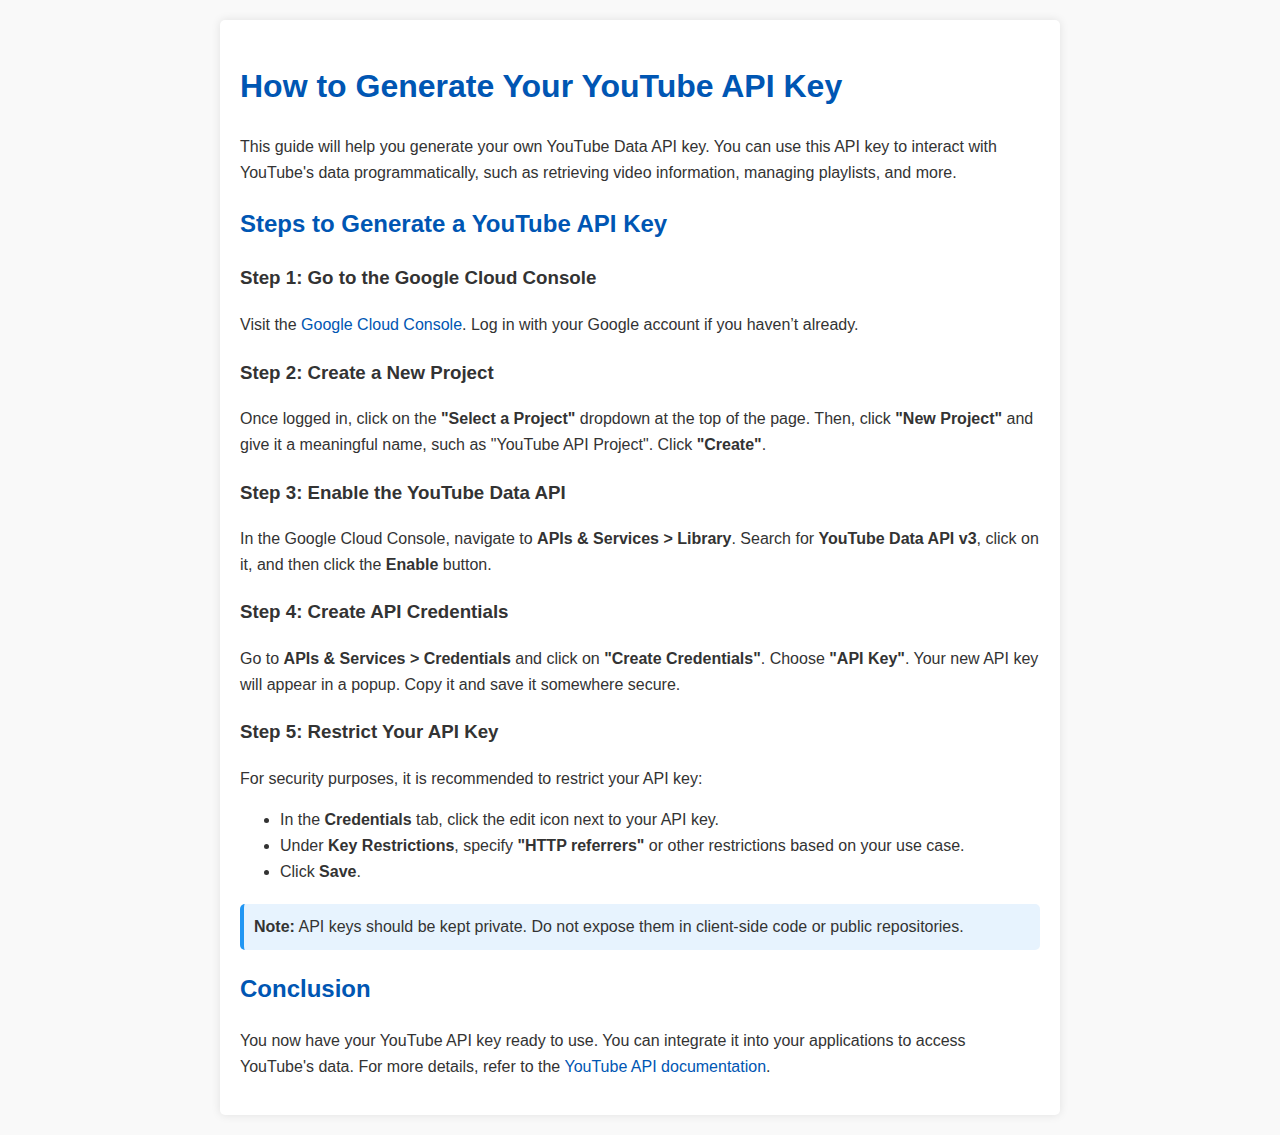
<file: help.html>
<!DOCTYPE html>
<html lang="en">
<head>
    <meta charset="UTF-8">
    <meta name="viewport" content="width=device-width, initial-scale=1.0">
    <title>How to Generate a YouTube API Key</title>
    <style>
        body {
            font-family: Arial, sans-serif;
            margin: 0;
            padding: 0;
            line-height: 1.6;
            background-color: #f9f9f9;
            color: #333;
        }
        .container {
            max-width: 800px;
            margin: 20px auto;
            padding: 20px;
            background: #fff;
            border-radius: 5px;
            box-shadow: 0 0 10px rgba(0, 0, 0, 0.1);
        }
        h1, h2 {
            color: #0056b3;
        }
        a {
            color: #0056b3;
            text-decoration: none;
        }
        a:hover {
            text-decoration: underline;
        }
        .step {
            margin-bottom: 20px;
        }
        .note {
            background: #e7f3fe;
            padding: 10px;
            border-left: 4px solid #2196F3;
            margin: 10px 0;
            border-radius: 5px;
        }
    </style>
</head>
<body>
    <div class="container">
        <h1>How to Generate Your YouTube API Key</h1>
        <p>This guide will help you generate your own YouTube Data API key. You can use this API key to interact with YouTube's data programmatically, such as retrieving video information, managing playlists, and more.</p>

        <h2>Steps to Generate a YouTube API Key</h2>

        <div class="step">
            <h3>Step 1: Go to the Google Cloud Console</h3>
            <p>Visit the <a href="https://console.cloud.google.com/" target="_blank">Google Cloud Console</a>. Log in with your Google account if you haven’t already.</p>
        </div>

        <div class="step">
            <h3>Step 2: Create a New Project</h3>
            <p>Once logged in, click on the <strong>"Select a Project"</strong> dropdown at the top of the page. Then, click <strong>"New Project"</strong> and give it a meaningful name, such as "YouTube API Project". Click <strong>"Create"</strong>.</p>
        </div>

        <div class="step">
            <h3>Step 3: Enable the YouTube Data API</h3>
            <p>In the Google Cloud Console, navigate to <strong>APIs & Services > Library</strong>. Search for <strong>YouTube Data API v3</strong>, click on it, and then click the <strong>Enable</strong> button.</p>
        </div>

        <div class="step">
            <h3>Step 4: Create API Credentials</h3>
            <p>Go to <strong>APIs & Services > Credentials</strong> and click on <strong>"Create Credentials"</strong>. Choose <strong>"API Key"</strong>. Your new API key will appear in a popup. Copy it and save it somewhere secure.</p>
        </div>

        <div class="step">
            <h3>Step 5: Restrict Your API Key</h3>
            <p>For security purposes, it is recommended to restrict your API key:</p>
            <ul>
                <li>In the <strong>Credentials</strong> tab, click the edit icon next to your API key.</li>
                <li>Under <strong>Key Restrictions</strong>, specify <strong>"HTTP referrers"</strong> or other restrictions based on your use case.</li>
                <li>Click <strong>Save</strong>.</li>
            </ul>
        </div>

        <div class="note">
            <strong>Note:</strong> API keys should be kept private. Do not expose them in client-side code or public repositories.
        </div>

        <h2>Conclusion</h2>
        <p>You now have your YouTube API key ready to use. You can integrate it into your applications to access YouTube's data. For more details, refer to the <a href="https://developers.google.com/youtube/registering_an_application" target="_blank">YouTube API documentation</a>.</p>
    </div>
</body>
</html>
</file>
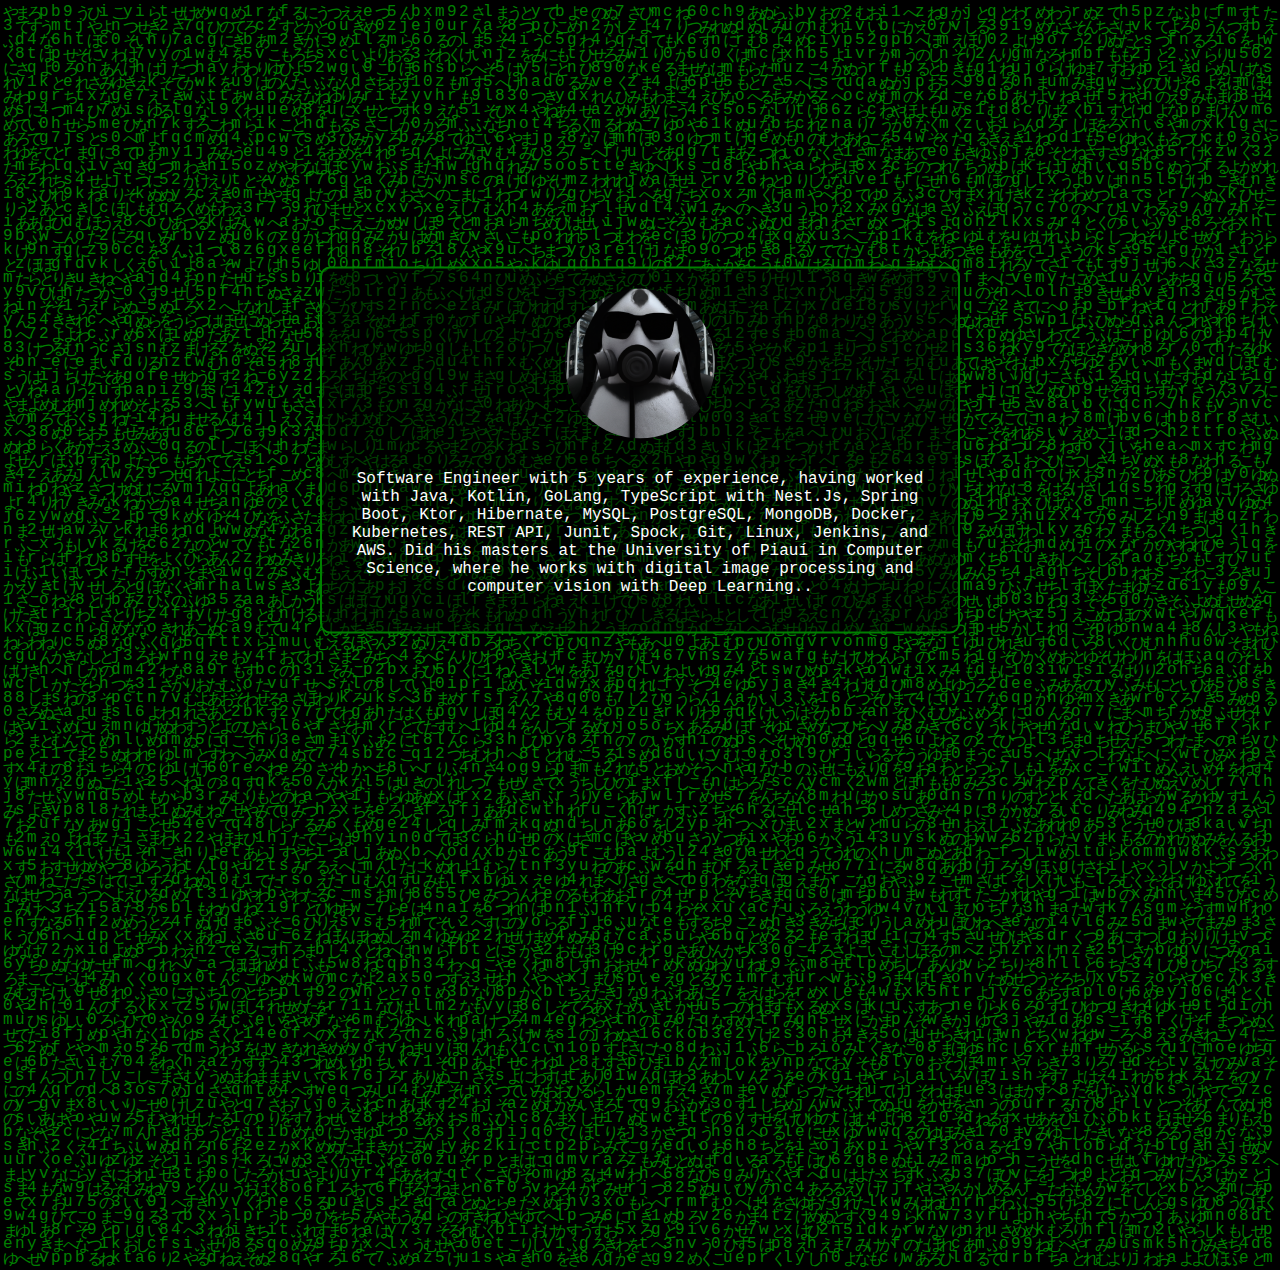
<file: index1.html>
<!DOCTYPE html>
<html lang="en">
<head>
    <meta charset="UTF-8">
    <meta name="viewport" content="width=device-width, initial-scale=1.0">
    <title>Matrix Effect</title>
    <style>
        body {
            background-color: black;
            color: green;
            font-family: 'Courier New', Courier, monospace;
            overflow: hidden;
            margin: 0;
        }

        .matrix {
            position: absolute;
            top: 0;
            left: 0;
            width: 100%;
            height: 100%;
            pointer-events: none;
            z-index: -1;
        }

        .matrix td {
            display: block;
            float: left;
            width: 10px;
            height: 10px;
        }

        .about-me {
            position: absolute;
            top: 50%;
            left: 50%;
            transform: translate(-50%, -50%);
            text-align: center;
            z-index: 1;
            padding: 20px;
            border: 2px solid green;
            border-radius: 10px;
            background-color: rgba(0, 0, 0, 0.5);
        }

        .profile-pic {
            width: 150px;
            height: 150px;
            border-radius: 50%;
            margin-bottom: 10px;
        }

        .profile-description {
            color: white;
        }
    </style>
</head>
<body>
    <table class="matrix" id="matrix"></table>

    <div class="about-me">
        <img src="profile_picture.png" alt="Profile Picture" class="profile-pic">
        <p class="profile-description">Software Engineer with 5 years of experience, having worked with Java, Kotlin, GoLang, TypeScript with Nest.Js, Spring Boot, Ktor, Hibernate, MySQL, PostgreSQL, MongoDB, Docker, Kubernetes, REST API, Junit, Spock, Git, Linux, Jenkins, and AWS. Did his masters at the University of Piauí in Computer Science, where he works with digital image processing and computer vision with Deep Learning..</p>
    </div>

    <script>
        // Create Matrix Effect
        const matrix = document.getElementById('matrix');
        const characters = 'abcdefghijklmnopqrstuvwxyz0123456789'; // English characters
        const japaneseCharacters = 'あいうえおかきくけこさしすせそたちつてとなにぬねのはひふへほまみむめもやゆよらりるれろわをん'; // Japanese characters
        const allCharacters = characters + japaneseCharacters; // Combine English and Japanese characters
        const speed = 90; // Adjust speed of characters falling

        function generateMatrix() {
            const matrixColumns = Math.floor(window.innerWidth / 12);
            const matrixRows = Math.floor(window.innerHeight / 10);

            for (let i = 0; i < matrixRows; i++) {
                const row = document.createElement('tr');
                for (let j = 0; j < matrixColumns; j++) {
                    const cell = document.createElement('td');
                    cell.textContent = allCharacters[Math.floor(Math.random() * allCharacters.length)];
                    row.appendChild(cell);
                }
                matrix.appendChild(row);
            }
        }

        function updateMatrix() {
            const matrixCells = document.querySelectorAll('.matrix td');
            matrixCells.forEach(cell => {
                cell.textContent = allCharacters[Math.floor(Math.random() * allCharacters.length)];
            });
        }

        setInterval(updateMatrix, speed);

        window.addEventListener('resize', () => {
            matrix.innerHTML = ''; // Clear matrix
            generateMatrix();
        });

        generateMatrix();
    </script>
</body>
</html>
</file>
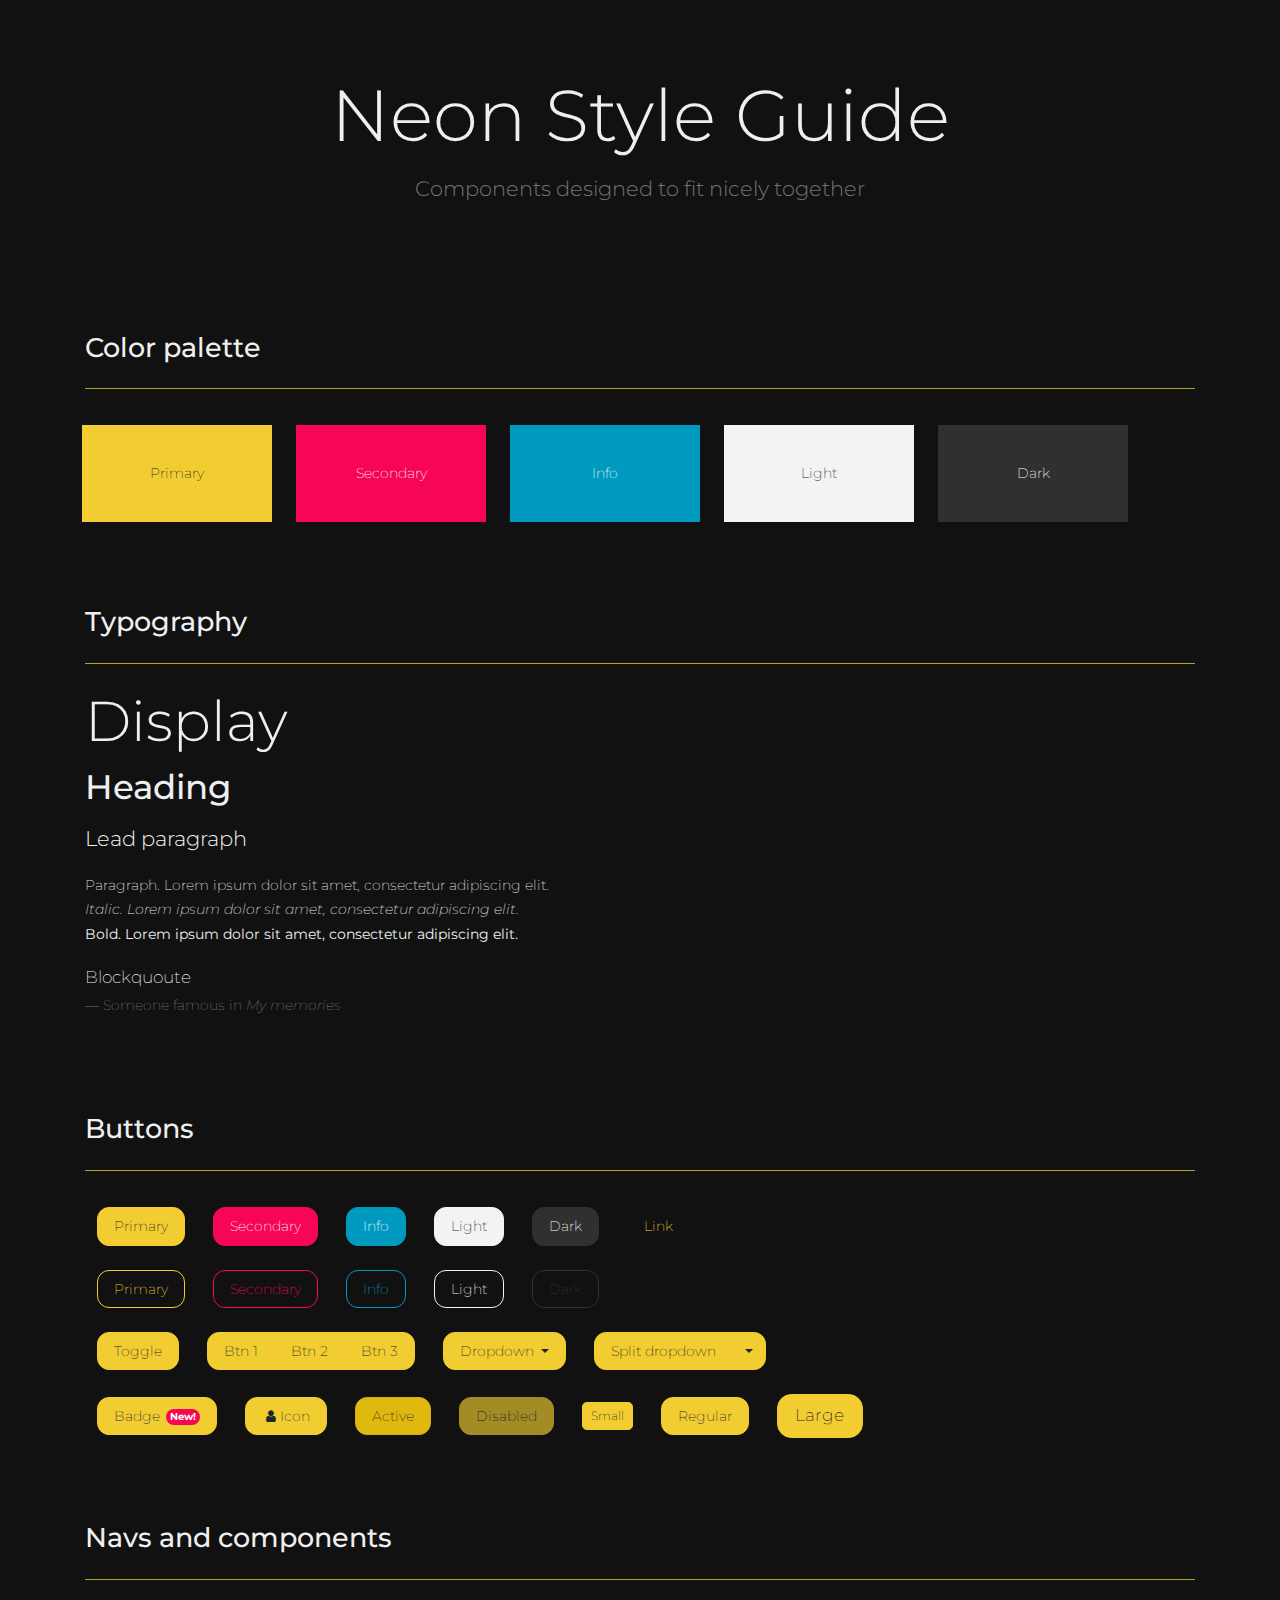
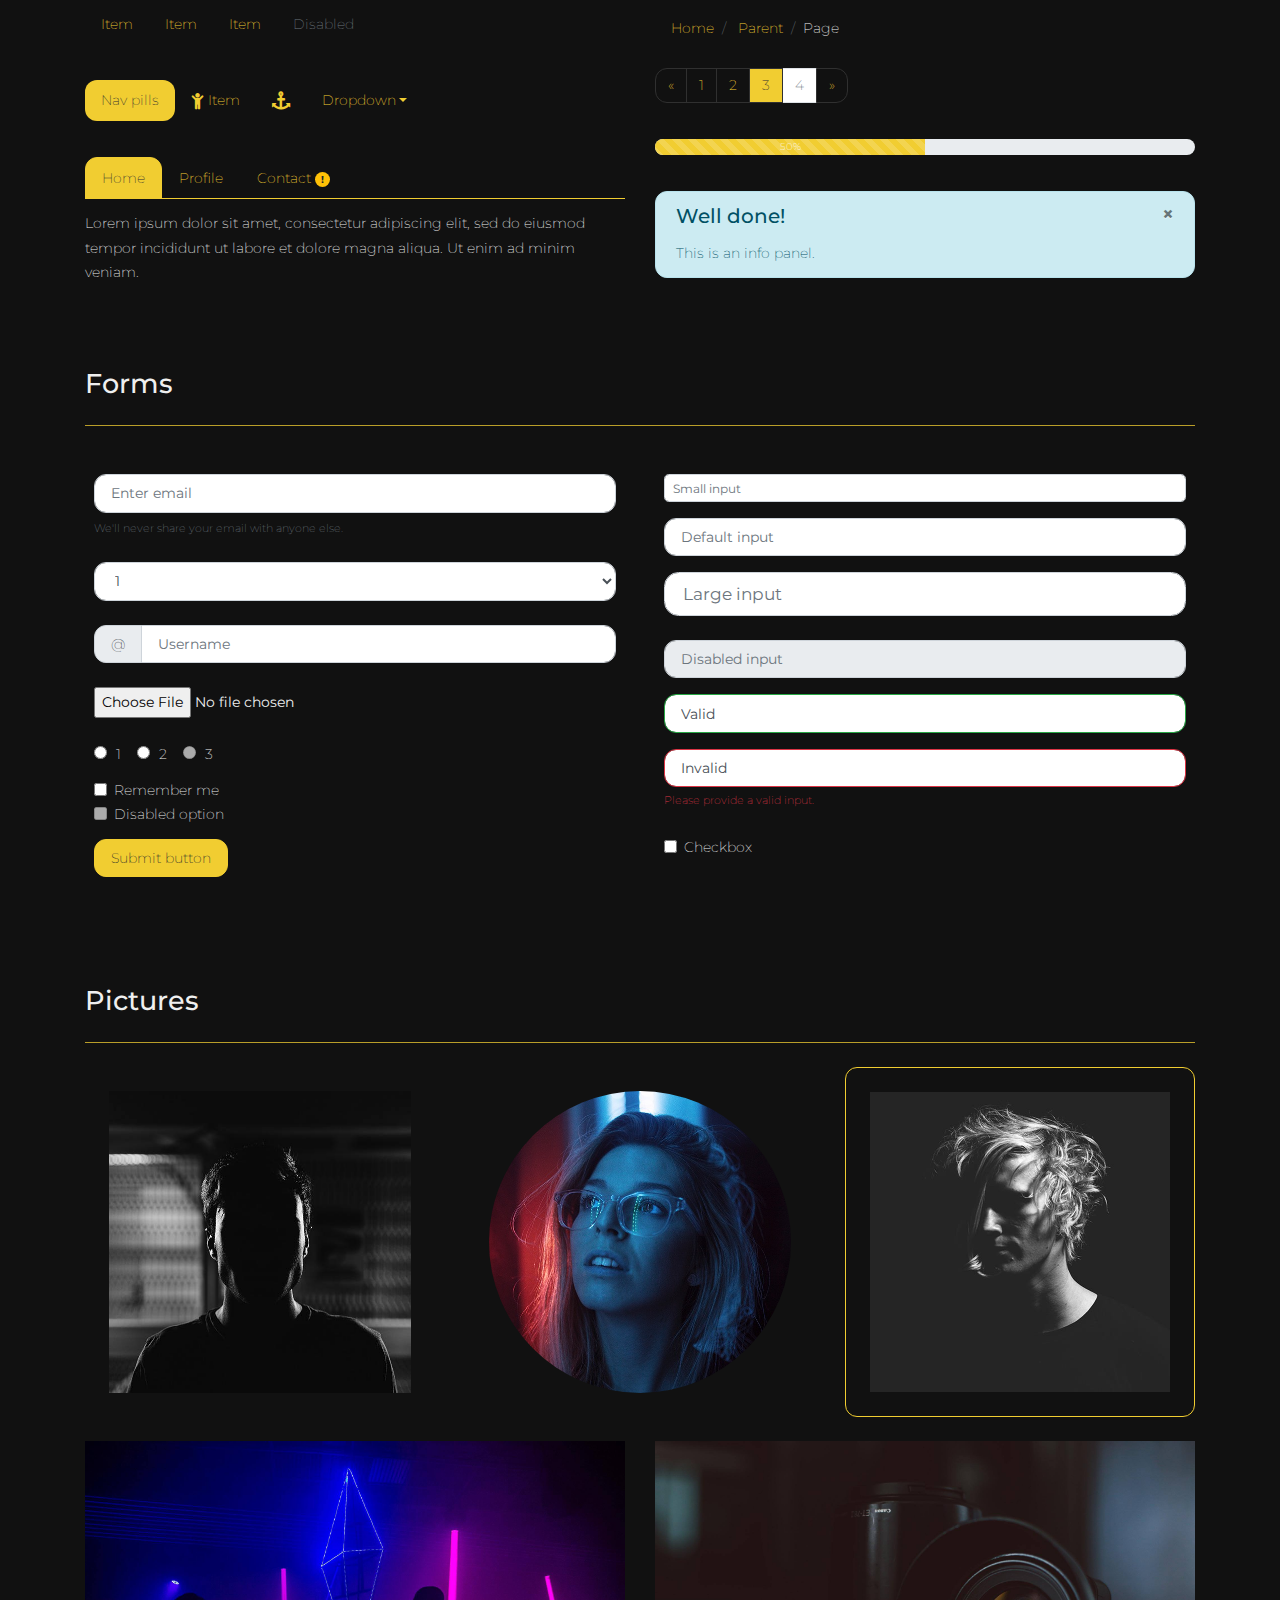
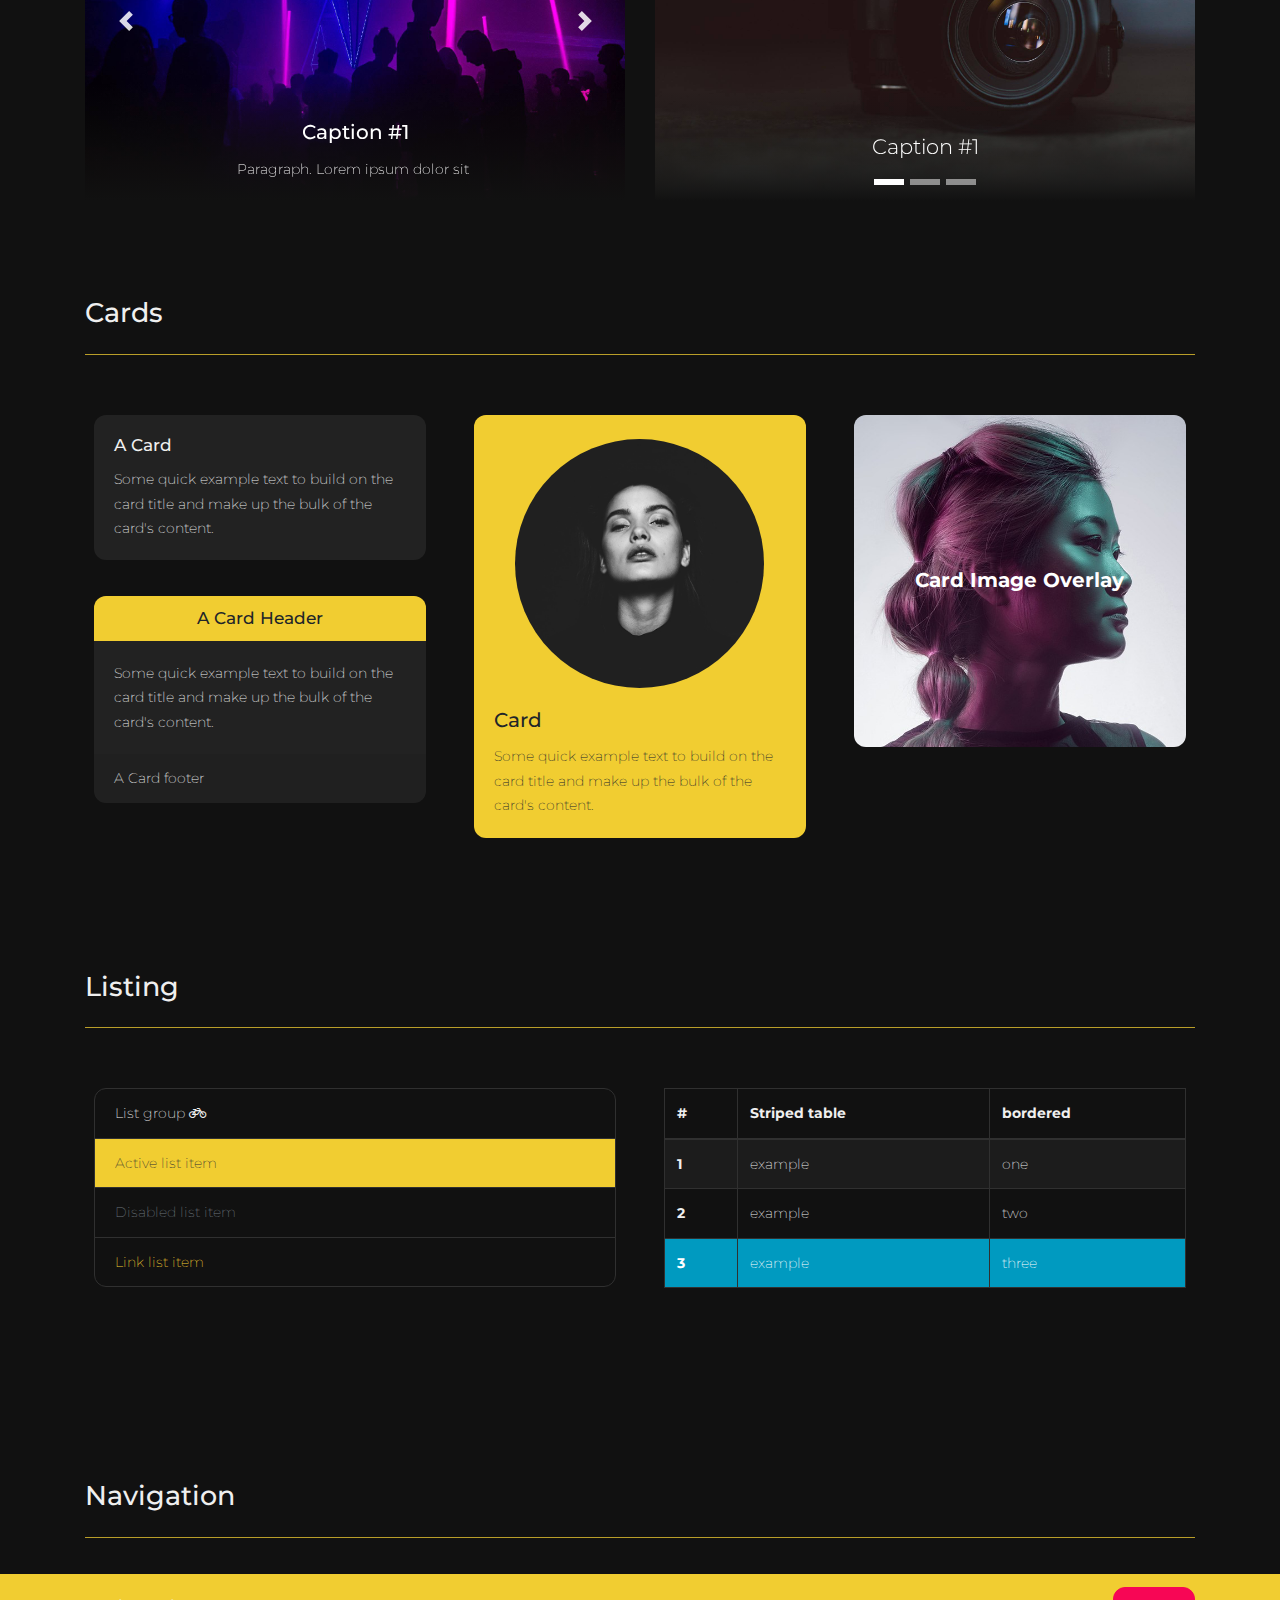
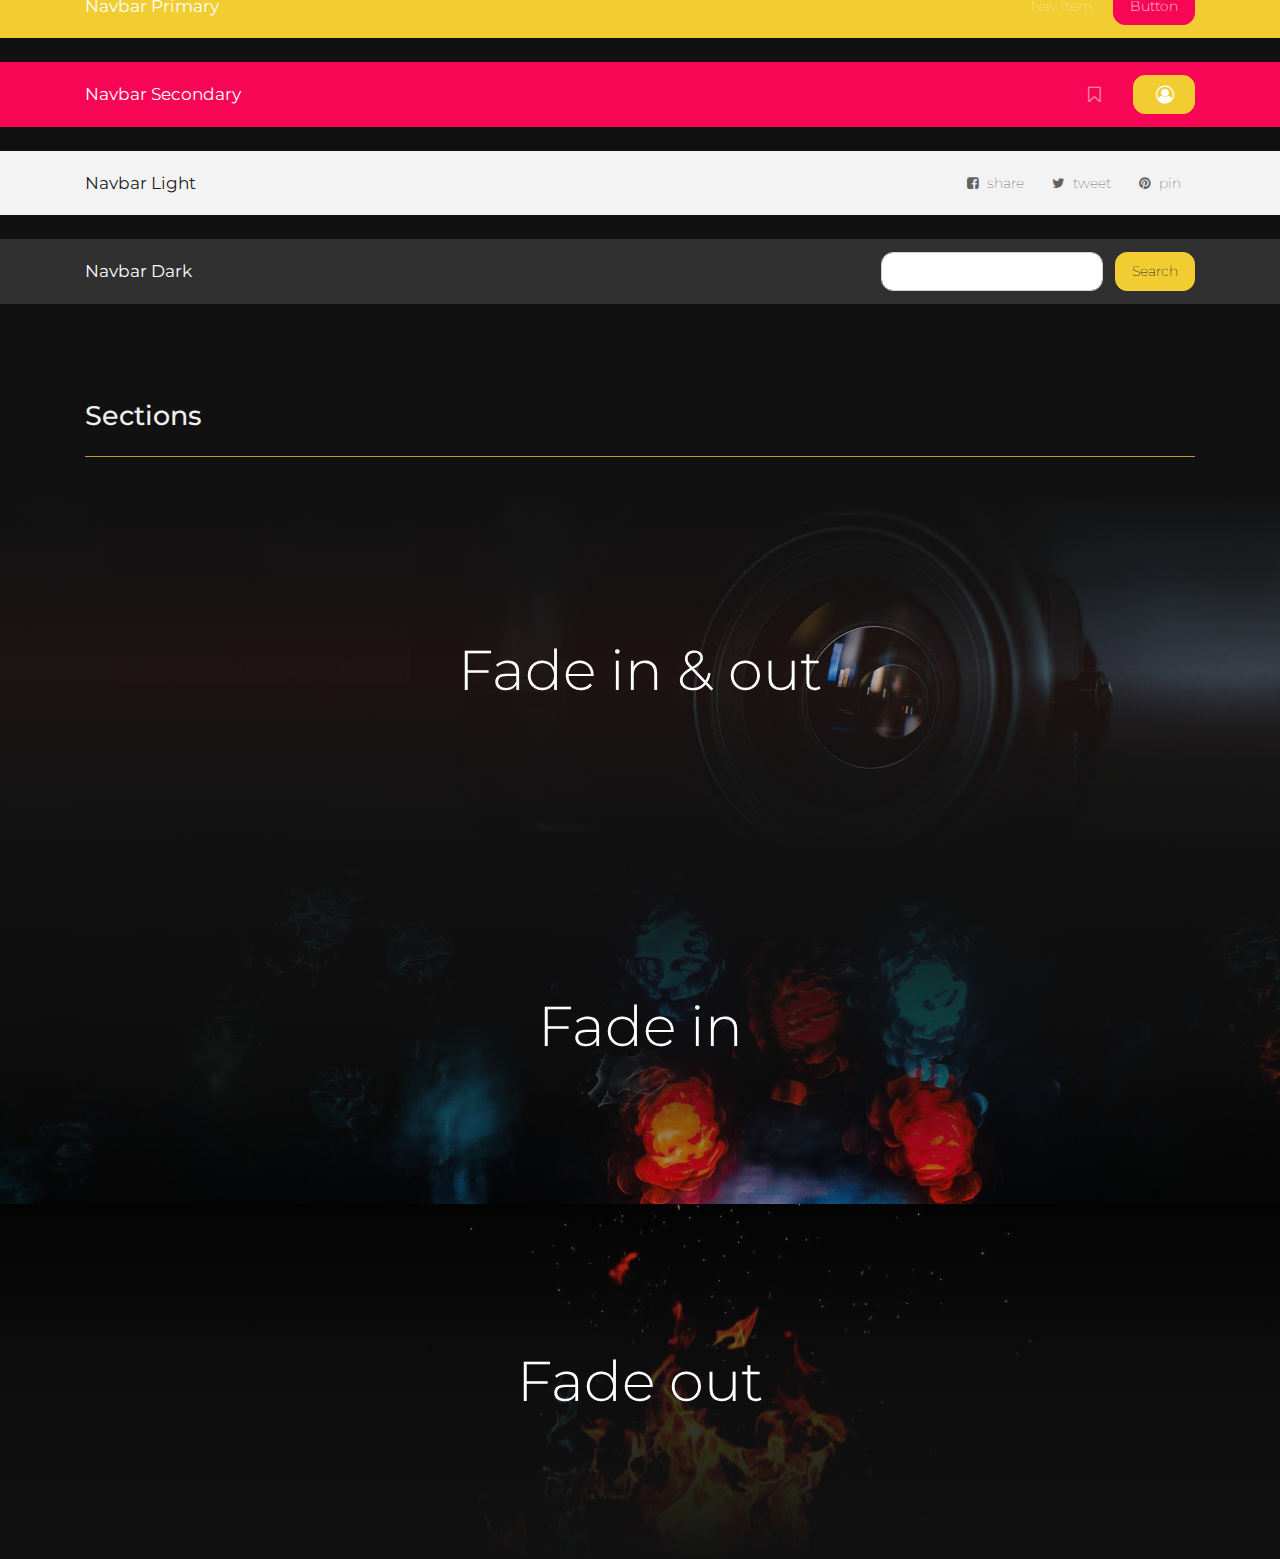
<file: styleguide.html>
<!DOCTYPE html>
<html>

<head>
  <meta charset="utf-8">
  <meta name="viewport" content="width=device-width, initial-scale=1">
  <!-- PAGE settings -->
  <link rel="icon" href="https://templates.pingendo.com/assets/Pingendo_favicon.ico">
  <title>Styleguide</title>
  <meta name="author" content="Pingendo">
  <!-- CSS dependencies -->
  <link rel="stylesheet" href="https://cdnjs.cloudflare.com/ajax/libs/font-awesome/4.7.0/css/font-awesome.min.css" type="text/css">
  <link rel="stylesheet" href="neon.css" type="text/css"> </head>

<body>
  <div class="py-5 text-center">
    <div class="container">
      <div class="row">
        <div class="col-12">
          <h1 class="display-3 text-capitalize">neon style guide</h1>
          <p class="lead text-muted">Components designed to fit nicely together </p>
        </div>
      </div>
    </div>
  </div>
  <div class="py-4">
    <div class="container">
      <div class="row">
        <div class="col-12">
          <h2>Color palette</h2>
          <hr>
          <div class="row text-center">
            <div class="col-md-2 bg-primary m-2">
              <p class="m-0 p-4">Primary</p>
            </div>
            <div class="col-md-2 bg-secondary m-2">
              <p class="m-0 p-4">Secondary</p>
            </div>
            <div class="col-md-2 bg-info m-2">
              <p class="m-0 p-4">Info</p>
            </div>
            <div class="col-md-2 bg-light m-2">
              <p class="m-0 p-4">Light</p>
            </div>
            <div class="col-md-2 bg-dark m-2">
              <p class="m-0 p-4">Dark</p>
            </div>
          </div>
        </div>
      </div>
    </div>
  </div>
  <div class="py-4">
    <div class="container">
      <div class="row">
        <div class="col-12">
          <h2>Typography</h2>
          <hr>
          <h1 class="display-4"> Display </h1>
          <h1>Heading</h1>
          <p class="lead">Lead paragraph </p>
          <p>Paragraph. Lorem ipsum dolor sit amet, consectetur adipiscing elit. <br><i>Italic. Lorem ipsum dolor sit amet, consectetur adipiscing elit.</i> <br><b>Bold. Lorem ipsum dolor sit amet, consectetur adipiscing elit.</b></p>
          <div class="blockquote">
            <p class="mb-0">Blockquoute</p>
            <div class="blockquote-footer">Someone famous in <cite>My memories</cite></div>
          </div>
        </div>
      </div>
    </div>
  </div>
  <div class="py-4">
    <div class="container">
      <div class="row">
        <div class="col-12">
          <h2>Buttons</h2>
          <hr> </div>
      </div>
      <div class="row">
        <div class="col-12"> <a class="btn btn-primary m-2" href="#">Primary</a> <a class="btn btn-secondary m-2" href="#">Secondary</a> <a class="btn btn-info m-2" href="#">Info</a> <a class="btn btn-light m-2" href="#">Light</a> <a class="btn btn-dark m-2" href="#">Dark</a>          <a class="btn btn-link m-2" href="#">Link</a> </div>
      </div>
      <div class="row">
        <div class="col-12"> <a class="btn btn-outline-primary m-2" href="#">Primary</a> <a class="btn btn-outline-secondary m-2" href="#">Secondary</a> <a class="btn btn-outline-info m-2" href="#">Info</a> <a class="btn btn-outline-light m-2" href="#">Light</a> <a class="btn btn-outline-dark m-2"
            href="#">Dark</a> </div>
      </div>
      <div class="row">
        <div class="col-12"> <a class="btn btn-primary m-2" href="" aria-pressed="false" autocomplete="off" data-toggle="button">Toggle</a>
          <div class="btn-group m-2"> <a href="#" class="btn btn-primary">Btn 1</a> <a href="#" class="btn btn-primary">Btn 2</a> <a href="#" class="btn btn-primary">Btn 3</a> </div>
          <div class="btn-group m-2"> <button class="btn btn-primary dropdown-toggle" data-toggle="dropdown">Dropdown </button>
            <div class="dropdown-menu">
              <h6 class="dropdown-header">Dropdown header</h6> <a class="dropdown-item" href="#">Option 1</a> <a class="dropdown-item" href="#">Option 2</a> <a class="dropdown-item disabled" href="#">Disabled option</a>
              <div class="dropdown-divider"></div> <a class="dropdown-item" href="#">Separated link</a> </div>
          </div>
          <div class="btn-group m-2"> <button type="button" class="btn btn-primary" href="#">Split dropdown</button> <button type="button" class="btn dropdown-toggle dropdown-toggle-split btn-primary" data-toggle="dropdown" aria-expanded="false" aria-haspopup="true"></button>
            <div
              class="dropdown-menu"> <a class="dropdown-item" href="#">Action</a> <a class="dropdown-item" href="#">Another action</a> <a class="dropdown-item" href="#">Something else here</a>
              <div class="dropdown-divider"></div> <a class="dropdown-item" href="#">Separated link</a> </div>
        </div>
      </div>
    </div>
    <div class="row">
      <div class="col-12"> <a class="btn btn-primary m-2" href="">Badge<span class="badge badge-secondary ml-1">New!</span></a> <a class="btn btn-primary m-2" href="#"><i class="fa fa-user fa-fw"></i>Icon</a> <a class="btn active btn-primary m-2" href="">Active</a> <a class="btn disabled btn-primary m-2"
          href="">Disabled</a> <a class="btn btn-sm btn-primary m-2" href="">Small</a> <a class="btn btn-primary m-2" href="">Regular</a> <a class="btn btn-lg btn-primary m-2" href="">Large</a> </div>
    </div>
  </div>
  </div>
  <div class="py-4">
    <div class="container">
      <div class="row">
        <div class="col-12">
          <h2>Navs and components</h2>
          <hr> </div>
      </div>
      <div class="row">
        <div class="col-md-6">
          <ul class="nav">
            <li class="nav-item"> <a class="nav-link" href="#">Item</a> </li>
            <li class="nav-item"> <a class="nav-link" href="#">Item</a> </li>
            <li class="nav-item"> <a href="#" class="nav-link">Item</a> </li>
            <li class="nav-item"> <a class="nav-link disabled" href="#">Disabled</a> </li>
          </ul>
          <ul class="nav nav-pills my-4">
            <li class="nav-item"> <a href="#" class="nav-link active">Nav pills</a> </li>
            <li class="nav-item"> <a class="nav-link" href="#"><i class="fa fa-lg fa-child"></i> Item</a> </li>
            <li class="nav-item"> <a class="nav-link" href="#"><i class="fa fa-lg fa-anchor mt-1"></i></a> </li>
            <li class="nav-item dropdown"> <a class="nav-link dropdown-toggle" data-toggle="dropdown" href="#" role="button" aria-haspopup="true" aria-expanded="false">Dropdown</a>
              <div class="dropdown-menu"> <a class="dropdown-item" href="#">Option 1</a> <a class="dropdown-item" href="#">Option 2</a>
                <div class="dropdown-divider"></div> <a class="dropdown-item" href="#">Separated link</a> </div>
            </li>
          </ul>
          <ul class="nav nav-tabs">
            <li class="nav-item"> <a href="#home" class="nav-link active" aria-controls="home" aria-selected="true" data-toggle="tab" id="home-tab" role="tab">Home</a> </li>
            <li class="nav-item"> <a class="nav-link" href="#profile" aria-controls="profile" aria-selected="false" data-toggle="tab" id="profile-tab" role="tab">Profile</a> </li>
            <li class="nav-item"> <a href="#contact" class="nav-link" aria-controls="contact" aria-selected="false" data-toggle="tab" id="contact-tab" role="tab">Contact <span class="badge badge-pill badge-warning">!</span></a> </li>
          </ul>
          <div class="tab-content my-2" id="myTabContent">
            <div class="tab-pane fade show active" id="home" role="tabpanel" aria-labelledby="home-tab">Lorem ipsum dolor sit amet, consectetur adipiscing elit, sed do eiusmod tempor incididunt ut labore et dolore magna aliqua. Ut enim ad minim veniam.</div>
            <div class="tab-pane fade" id="profile" role="tabpanel" aria-labelledby="profile-tab">Quis nostrud exercitation ullamco laboris nisi ut aliquip ex ea commodo consequat. Duis aute irure dolor in reprehenderit in voluptate velit esse cillum dolore eu fugiat nulla pariatur.</div>
            <div class="tab-pane fade" id="contact" role="tabpanel"
              aria-labelledby="contact-tab">Excepteur sint occaecat cupidatat non proident, sunt in culpa qui officia deserunt mollit anim id est laborum. Consectetur adipiscing elit, sed do eiusmod tempor incididunt. </div>
          </div>
        </div>
        <div class="col-md-6">
          <ul class="breadcrumb">
            <li class="breadcrumb-item"> <a href="#">Home</a> </li>
            <li class="breadcrumb-item"> <a href="#">Parent</a> </li>
            <li class="breadcrumb-item active">Page</li>
          </ul>
          <ul class="pagination">
            <li class="page-item"> <a class="page-link" href="#" aria-label="Previous"> <span aria-hidden="true">«</span> <span class="sr-only">Previous</span> </a> </li>
            <li class="page-item"> <a class="page-link" href="#">1</a> </li>
            <li class="page-item"> <a class="page-link" href="#">2</a> </li>
            <li class="page-item active"> <a class="page-link" href="#">3</a> </li>
            <li class="page-item disabled"> <a class="page-link" href="#">4</a> </li>
            <li class="page-item"> <a class="page-link" href="#" aria-label="Next"> <span aria-hidden="true">»</span> <span class="sr-only">Next</span> </a> </li>
          </ul>
          <div class="progress my-4">
            <div class="progress-bar progress-bar-striped" role="progressbar" style="width: 50%" aria-valuenow="50" aria-valuemin="0" aria-valuemax="100">50%</div>
          </div>
          <div class="alert alert-info" role="alert"> <button type="button" class="close" data-dismiss="alert" aria-label="Close">×</button>
            <h4 class="alert-heading">Well done! </h4>
            <p class="mb-0">This is an info panel.</p>
          </div>
        </div>
      </div>
    </div>
  </div>
  <div class="py-4">
    <div class="container">
      <div class="row">
        <div class="col-12">
          <h2>Forms</h2>
          <hr> </div>
      </div>
      <div class="row">
        <div class="col-md-6 p-3">
          <form method="post" action="">
            <div class="form-group mb-1"> <input type="email" name="email" class="form-control" placeholder="Enter email"> </div> <small id="emailHelp" class="form-text text-muted">We'll never share your email with anyone else.</small>
            <div class="form-group my-3"><select class="form-control"><option value="1">1</option><option value="2">2</option><option value="3">3</option></select></div>
            <div class="form-group my-3">
              <div class="input-group">
                <div class="input-group-prepend"><span class="input-group-text" id="basic-addon1">@</span></div> <input type="text" class="form-control" id="inlineFormInputGroup" placeholder="Username"> </div>
            </div>
            <div class="form-group my-3"> <input type="file" class="form-control-file" id="exampleFormControlFile1"> </div>
            <div class="form-check form-check-inline"> <label class="form-check-label">
                <input class="form-check-input" type="radio" value="option1" id="inlineRadio1" name="inlineRadioOptions"> 1
              </label> </div>
            <div class="form-check form-check-inline"> <label class="form-check-label">
                <input class="form-check-input" type="radio" value="option2" id="inlineRadio2" name="inlineRadioOptions"> 2
              </label> </div>
            <div class="form-check form-check-inline disabled"> <label class="form-check-label">
                <input class="form-check-input" type="radio" name="inlineRadioOptions" id="inlineRadio3" value="option3" disabled=""> 3
              </label> </div>
            <div class="form-check mt-2"> <input class="form-check-input" type="checkbox" id="exampleCheck1" value="on"><label class="form-check-label" for="exampleCheck1">Remember me</label></div>
            <div class="form-check disabled"> <label class="form-check-label"> <input class="form-check-input" type="checkbox" value="" disabled=""> Disabled option </label> </div> <button type="submit" class="btn btn-primary my-2">Submit button</button> </form>
        </div>
        <div class="col-md-6 p-3">
          <form class="" method="post" action="">
            <div class="form-group"> <input type="email" class="form-control form-control-sm" placeholder="Small input" name="email"> </div>
            <div class="form-group"> <input type="email" class="form-control" name="email" placeholder="Default input"> </div>
            <div class="form-group"> <input type="text" class="form-control form-control-lg" placeholder="Large input"> </div>
          </form>
          <form class="my-3" method="post" action="">
            <div class="form-group"> <input type="text" class="form-control" placeholder="Disabled input" id="disabledTextInput" disabled=""> </div>
            <div class="form-group"> <input type="text" class="form-control is-valid" placeholder="First name" id="validationServer01" required="" value="Valid"> </div>
            <div class="form-group"> <input type="text" class="form-control is-invalid" placeholder="First name" id="validationServer01" required="" value="Invalid">
              <div class="invalid-feedback">Please provide a valid input.</div>
            </div>
          </form>
          <form>
            <div class="form-group">
              <div class="form-check"> <input class="form-check-input" type="checkbox" id="exampleCheck1" value="on"><label class="form-check-label" for="exampleCheck1">Checkbox</label></div>
            </div>
          </form>
        </div>
      </div>
    </div>
  </div>
  <div class="py-4">
    <div class="container">
      <div class="row">
        <div class="col-md-12">
          <h2>Pictures</h2>
          <hr> </div>
      </div>
      <div class="row text-center">
        <div class="col-md-4"> <img class="img-fluid p-3" src="assets/styleguide/people_1.jpg" alt="Card image"> </div>
        <div class="col-md-4"> <img class="img-fluid rounded-circle p-3" src="assets/styleguide/people_2.jpg" alt="Card image"> </div>
        <div class="col-md-4"> <img class="img-fluid img-thumbnail p-3" src="assets/styleguide/people_3.jpg" alt="Card image"> </div>
      </div>
      <div class="row">
        <div class="col-md-6">
          <div class="carousel slide my-3" data-ride="carousel" id="carousel-1">
            <div class="carousel-inner" role="listbox">
              <div class="carousel-item active"> <img class="d-block img-fluid" src="assets/styleguide/cover_2.jpg" data-holder-rendered="true">
                <div class="carousel-caption">
                  <h4>Caption #1</h4>
                  <p class="mb-0">Paragraph. Lorem ipsum dolor sit&nbsp;</p>
                </div>
              </div>
              <div class="carousel-item"> <img class="d-block img-fluid" src="assets/styleguide/cover_3.jpg" data-holder-rendered="true">
                <div class="carousel-caption">
                  <h4>Caption #2</h4>
                  <p class="mb-0">Paragraph. Lorem ipsum dolor sit&nbsp;</p>
                </div>
              </div>
            </div> <a class="carousel-control-prev" role="#carousel-1" data-slide="prev" href="#carousel-1"> <span class="carousel-control-prev-icon" aria-hidden="true"></span> <span class="sr-only">Previous</span> </a> <a class="carousel-control-next" role="button"
              data-slide="next" href="#carousel-1"> <span class="carousel-control-next-icon" aria-hidden="true"></span> <span class="sr-only">Next</span> </a> </div>
        </div>
        <div class="col-md-6">
          <div class="carousel slide my-3" data-ride="carousel" id="carousel-2" data-interval="5000">
            <ol class="carousel-indicators">
              <li data-target="#carousel-2" data-slide-to="0" class="active">&nbsp;</li>
              <li data-target="#carousel-2" data-slide-to="1">&nbsp;</li>
              <li data-target="#carousel-2" data-slide-to="2">&nbsp;</li>
            </ol>
            <div class="carousel-inner" role="listbox">
              <div class="carousel-item active"> <img class="d-block img-fluid" src="assets/styleguide/cover_1.jpg" data-holder-rendered="true">
                <div class="carousel-caption">
                  <p class="lead">Caption #1</p>
                </div>
              </div>
              <div class="carousel-item"> <img class="d-block img-fluid" src="assets/styleguide/cover_4.jpg" data-holder-rendered="true">
                <div class="carousel-caption">
                  <p class="lead">Caption #2</p>
                </div>
              </div>
            </div>
          </div>
        </div>
      </div>
    </div>
  </div>
  <div class="py-4">
    <div class="container">
      <div class="row">
        <div class="col-12">
          <h2>Cards</h2>
          <hr class="mb-4"> </div>
      </div>
      <div class="row">
        <div class="col-md-4 p-3">
          <div class="card">
            <div class="card-body">
              <h5>A Card</h5>
              <p class="card-text">Some quick example text to build on the card title and make up the bulk of the card's content.</p>
            </div>
          </div>
          <div class="card my-4">
            <div class="card-header bg-primary">
              <h5 class="mb-0 text-center">A Card Header</h5>
            </div>
            <div class="card-body">
              <p class="card-text">Some quick example text to build on the card title and make up the bulk of the card's content.</p>
            </div>
            <div class="card-footer">A Card footer</div>
          </div>
        </div>
        <div class="col-md-4 p-3">
          <div class="bg-primary card"> <img class="img-fluid rounded-circle w-75 mx-auto mt-3" src="assets/styleguide/people_5.jpg" alt="Card image">
            <div class="card-body">
              <h4 class="card-title">Card</h4>
              <p class="card-text">Some quick example text to build on the card title and make up the bulk of the card's content.</p>
            </div>
          </div>
        </div>
        <div class="col-md-4 p-3">
          <div class="card">
            <div class="card-img-overlay align-items-center d-flex">
              <h4 class="w-100 text-center mb-0 text-white"><b>Card Image Overlay</b></h4>
            </div> <img class="img-fluid w-100 rounded" src="assets/styleguide/people_6.jpg" alt="Card image"> </div>
        </div>
      </div>
    </div>
  </div>
  <div class="py-5">
    <div class="container">
      <div class="row">
        <div class="col-12">
          <h2>Listing</h2>
          <hr class="mb-4"> </div>
      </div>
      <div class="row">
        <div class="col-md-6 p-3">
          <ul class="list-group">
            <li class="list-group-item">List group <i class="fa fa-fw fa-bicycle"></i> </li>
            <li class="list-group-item active"> Active list item</li>
            <li class="list-group-item disabled">Disabled list item</li> <a href="#" class="list-group-item list-group-item-action">Link list item</a> </ul>
        </div>
        <div class="col-md-6 p-3">
          <table class="table table-hover table-striped table-bordered">
            <thead class="thead-inverse">
              <tr>
                <th scope="col">#</th>
                <th scope="col">Striped table</th>
                <th scope="col">bordered</th>
              </tr>
            </thead>
            <tbody>
              <tr>
                <th scope="row">1</th>
                <td>example</td>
                <td>one</td>
              </tr>
              <tr>
                <th scope="row">2</th>
                <td>example</td>
                <td>two</td>
              </tr>
              <tr class="bg-info">
                <th scope="row">3</th>
                <td>example</td>
                <td>three</td>
              </tr>
            </tbody>
          </table>
        </div>
      </div>
    </div>
  </div>
  <div class="pt-5">
    <div class="container">
      <div class="row">
        <div class="col-12">
          <h2>Navigation</h2>
          <hr class="mb-4"> </div>
      </div>
    </div>
  </div>
  <nav class="navbar navbar-expand-md navbar-dark bg-primary">
    <div class="container"> <a class="navbar-brand" href="#"><b>Navbar Primary&nbsp;</b></a> <button class="navbar-toggler navbar-toggler-right" type="button" data-toggle="collapse" data-target="#navbarPrimarySupportedContent" aria-controls="navbar2SupportedContent" aria-expanded="false"
        aria-label="Toggle navigation">
      <span class="navbar-toggler-icon"></span> </button>
      <div class="collapse navbar-collapse text-center justify-content-end" id="navbarPrimarySupportedContent">
        <ul class="navbar-nav">
          <li class="nav-item"> <a class="nav-link" href="#"> Nav item</a> </li>
        </ul> <a class="btn navbar-btn ml-2 btn-secondary" href="#"> Button</a> </div>
    </div>
  </nav>
  <nav class="navbar navbar-expand-md navbar-dark bg-secondary my-3">
    <div class="container"> <a class="navbar-brand" href="#"><b>Navbar Secondary</b></a> <button class="navbar-toggler navbar-toggler-right" type="button" data-toggle="collapse" data-target="#navbarSecondarySupportedContent" aria-controls="navbar2SupportedContent" aria-expanded="false"
        aria-label="Toggle navigation">
      <span class="navbar-toggler-icon"></span> </button>
      <div class="collapse navbar-collapse text-center justify-content-end" id="navbarSecondarySupportedContent">
        <ul class="navbar-nav">
          <li class="nav-item mx-2"> <a class="nav-link" href="#"><i class="fa d-inline fa-lg fa-bookmark-o"></i></a> </li>
        </ul> <a class="btn navbar-btn ml-2 text-white btn-primary" href="#"><i class="fa d-inline fa-lg fa-user-circle-o ml-1"></i>&nbsp;</a> </div>
    </div>
  </nav>
  <nav class="navbar navbar-expand-md my-3 navbar-light bg-light">
    <div class="container"> <a class="navbar-brand" href="#"><b>Navbar Light</b></a> <button class="navbar-toggler navbar-toggler-right" type="button" data-toggle="collapse" data-target="#navbarLightSupportedContent" aria-controls="navbar2SupportedContent" aria-expanded="false"
        aria-label="Toggle navigation">
      <span class="navbar-toggler-icon"></span> </button>
      <div class="collapse navbar-collapse text-center justify-content-end" id="navbarLightSupportedContent">
        <ul class="navbar-nav">
          <li class="nav-item mx-1"> <a class="nav-link" href="#"><i class="fa d-inline fa-facebook-square"></i>&nbsp; share</a> </li>
          <li class="nav-item mx-1"> <a class="nav-link" href="#"><i class="fa d-inline fa-twitter"></i>&nbsp; tweet</a> </li>
          <li class="nav-item mx-1"> <a class="nav-link" href="#"><i class="fa d-inline fa-pinterest"></i>&nbsp; pin</a> </li>
        </ul>
      </div>
    </div>
  </nav>
  <nav class="navbar navbar-expand-md my-3 navbar-dark bg-dark">
    <div class="container"> <a class="navbar-brand" href="#"><b>Navbar Dark</b></a> <button class="navbar-toggler navbar-toggler-right" type="button" data-toggle="collapse" data-target="#navbarDarkSupportedContent" aria-controls="navbar2SupportedContent" aria-expanded="false"
        aria-label="Toggle navigation">
      <span class="navbar-toggler-icon"></span> </button>
      <div class="collapse navbar-collapse text-center justify-content-end" id="navbarDarkSupportedContent">
        <ul class="navbar-nav"></ul>
        <form class="form-inline my-2 my-lg-0"> <input class="form-control mr-sm-2" type="text" placeholder="Search"> <button class="btn my-2 my-sm-0 btn-primary" type="submit">Search</button> </form>
      </div>
    </div>
  </nav>
  <div class="pt-5">
    <div class="container">
      <div class="row">
        <div class="col-md-12">
          <h2>Sections</h2>
          <hr class="mb-4"> </div>
      </div>
    </div>
  </div> 
  <div class="py-5 text-center section-fade-in-out" style="background-image: url(&quot;assets/styleguide/cover_1.jpg&quot;);">
    <div class="container py-5">
      <div class="row">
        <div class="col-md-12">
          <h1 class="display-4 mb-0">Fade in &amp; out</h1>
        </div>
      </div>
    </div>
  </div>
  <div class="py-5 text-center section-fade-in" style="background-image: url(&quot;assets/styleguide/cover_4.jpg&quot;);">
    <div class="container py-5">
      <div class="row">
        <div class="col-md-12">
          <h1 class="display-4 mb-0">Fade in</h1>
        </div>
      </div>
    </div>
  </div>
  <div class="py-5 text-center section-fade-out" style="background-image: url(&quot;assets/styleguide/cover_3.jpg&quot;);">
    <div class="container py-5">
      <div class="row">
        <div class="col-md-12">
          <h1 class="display-4 mb-0">Fade out</h1>
        </div>
      </div>
    </div>
  </div>
  <script src="http://code.jquery.com/jquery-3.2.1.js" integrity="sha256-DZAnKJ/6XZ9si04Hgrsxu/8s717jcIzLy3oi35EouyE=" crossorigin="anonymous"></script>
  <script src="https://cdnjs.cloudflare.com/ajax/libs/popper.js/1.12.9/umd/popper.min.js" integrity="sha384-ApNbgh9B+Y1QKtv3Rn7W3mgPxhU9K/ScQsAP7hUibX39j7fakFPskvXusvfa0b4Q" crossorigin="anonymous"></script>
  <script src="https://maxcdn.bootstrapcdn.com/bootstrap/4.0.0/js/bootstrap.min.js" integrity="sha384-JZR6Spejh4U02d8jOt6vLEHfe/JQGiRRSQQxSfFWpi1MquVdAyjUar5+76PVCmYl" crossorigin="anonymous"></script>



  <script src="https://code.jquery.com/jquery-3.3.1.min.js"></script>
  <script src="https://cdnjs.cloudflare.com/ajax/libs/popper.js/1.14.3/umd/popper.min.js" integrity="sha384-ZMP7rVo3mIykV+2+9J3UJ46jBk0WLaUAdn689aCwoqbBJiSnjAK/l8WvCWPIPm49" crossorigin="anonymous"></script>
  <script src="https://stackpath.bootstrapcdn.com/bootstrap/4.1.3/js/bootstrap.min.js" integrity="sha384-ChfqqxuZUCnJSK3+MXmPNIyE6ZbWh2IMqE241rYiqJxyMiZ6OW/JmZQ5stwEULTy" crossorigin="anonymous"></script>
</body>

</html>
</file>
